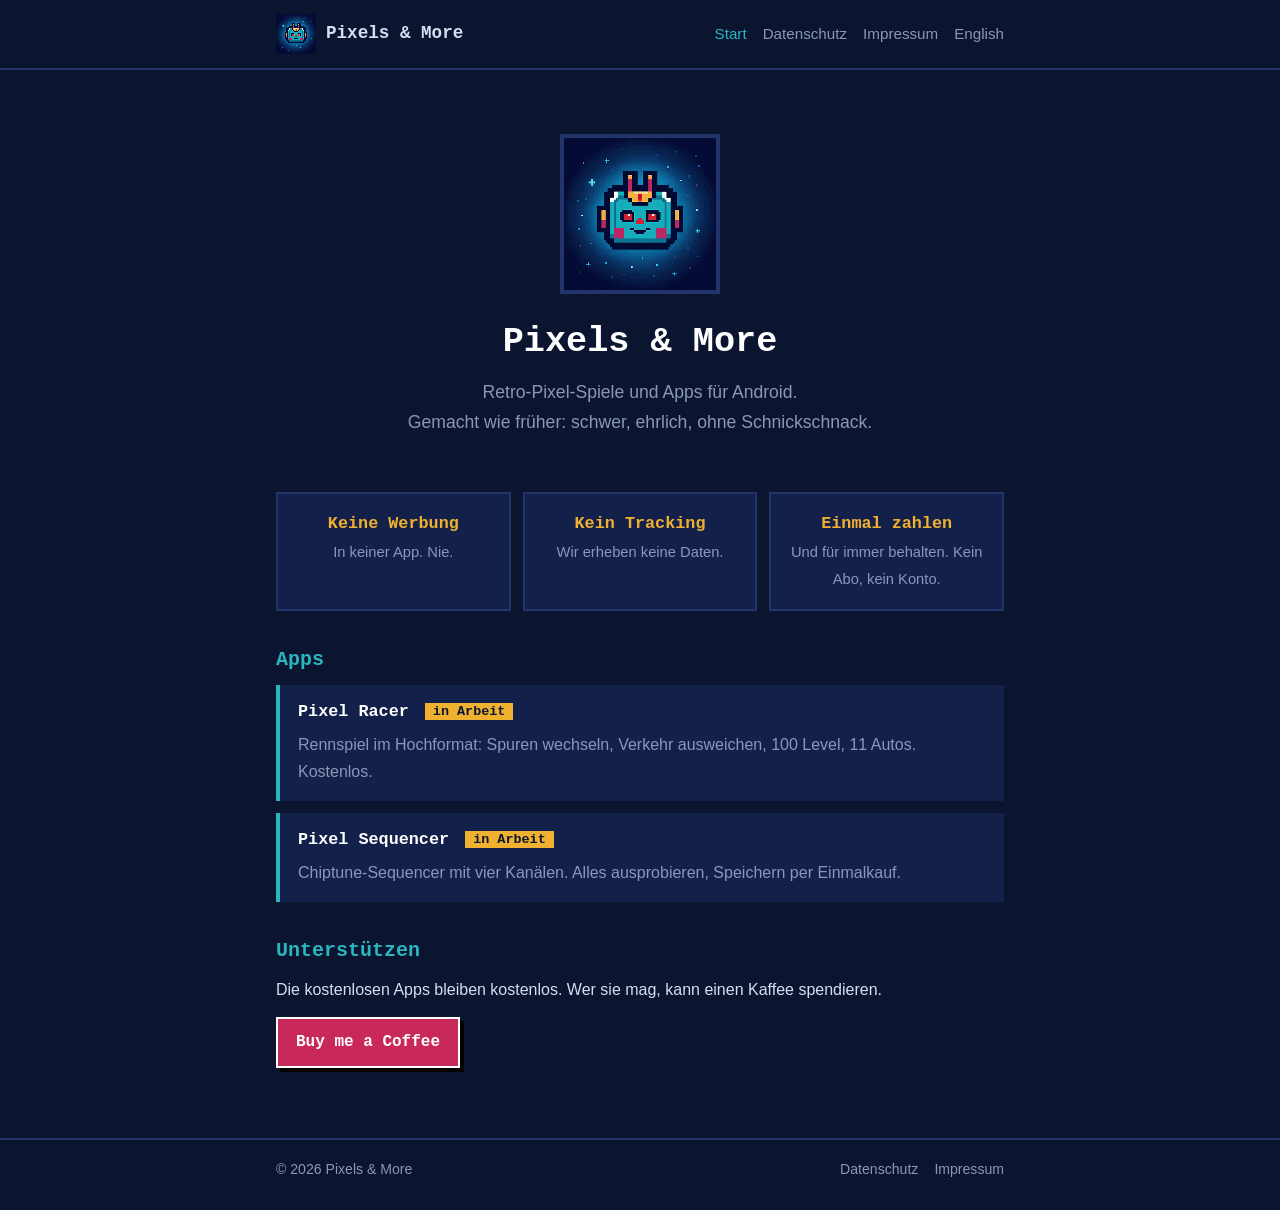
<file: index.html>
<!DOCTYPE html>
<html lang="de">
<head>
  <meta charset="UTF-8">
  <meta name="viewport" content="width=device-width, initial-scale=1.0">
  <title>Pixels &amp; More</title>
  <meta name="description" content="Retro-Pixel-Spiele und Apps für Android. Keine Werbung, kein Tracking, einmal zahlen, für immer behalten.">
  <link rel="icon" href="logo.png">
  <link rel="stylesheet" href="style.css">
  <link rel="alternate" hreflang="en" href="https://pixelsandmore.de/en/">
</head>
<body>
  <header>
    <div class="wrap">
      <a class="brand" href="./"><img src="logo.png" alt="">Pixels &amp; More</a>
      <nav>
        <a href="./" aria-current="page">Start</a>
        <a href="datenschutz.html">Datenschutz</a>
        <a href="impressum.html">Impressum</a>
        <a href="en/" lang="en">English</a>
      </nav>
    </div>
  </header>

  <main>
    <div class="wrap">
      <section class="hero">
        <img src="logo.png" alt="Pixels &amp; More Logo">
        <h1>Pixels &amp; More</h1>
        <p class="claim">Retro-Pixel-Spiele und Apps für Android.<br>Gemacht wie früher: schwer, ehrlich, ohne Schnickschnack.</p>
      </section>

      <section class="promises" aria-label="Unser Versprechen">
        <div class="promise"><strong>Keine Werbung</strong><span>In keiner App. Nie.</span></div>
        <div class="promise"><strong>Kein Tracking</strong><span>Wir erheben keine Daten.</span></div>
        <div class="promise"><strong>Einmal zahlen</strong><span>Und für immer behalten. Kein Abo, kein Konto.</span></div>
      </section>

      <h2>Apps</h2>
      <div class="app">
        <h3>Pixel Racer <span class="status">in Arbeit</span></h3>
        <p>Rennspiel im Hochformat: Spuren wechseln, Verkehr ausweichen, 100 Level, 11 Autos. Kostenlos.</p>
      </div>
      <div class="app">
        <h3>Pixel Sequencer <span class="status">in Arbeit</span></h3>
        <p>Chiptune-Sequencer mit vier Kanälen. Alles ausprobieren, Speichern per Einmalkauf.</p>
      </div>

      <h2>Unterstützen</h2>
      <p>Die kostenlosen Apps bleiben kostenlos. Wer sie mag, kann einen Kaffee spendieren.</p>
      <p><a class="button" href="https://buymeacoffee.com/pixelsandmore" target="_blank" rel="noopener">Buy me a Coffee</a></p>
    </div>
  </main>

  <footer>
    <div class="wrap">
      <span>&copy; 2026 Pixels &amp; More</span>
      <nav>
        <a href="datenschutz.html">Datenschutz</a>
        <a href="impressum.html">Impressum</a>
      </nav>
    </div>
  </footer>
</body>
</html>
</file>
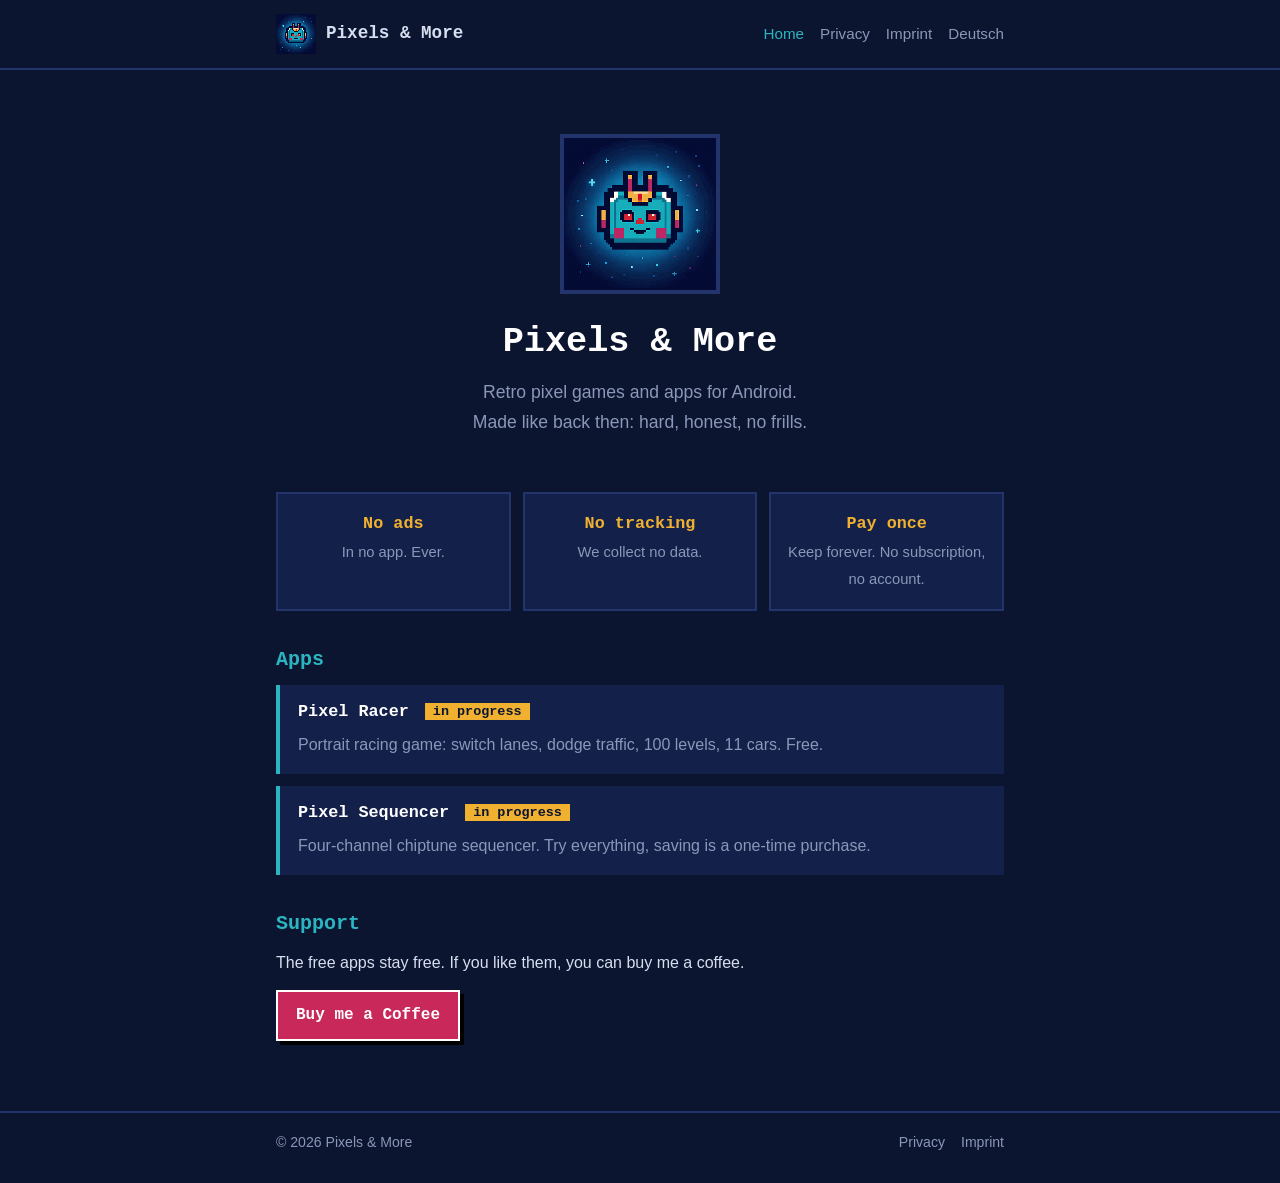
<file: en/index.html>
<!DOCTYPE html>
<html lang="en">
<head>
  <meta charset="UTF-8">
  <meta name="viewport" content="width=device-width, initial-scale=1.0">
  <title>Pixels &amp; More</title>
  <meta name="description" content="Retro pixel games and apps for Android. No ads, no tracking, pay once, keep forever.">
  <link rel="icon" href="../logo.png">
  <link rel="stylesheet" href="../style.css">
  <link rel="alternate" hreflang="de" href="https://pixelsandmore.de/">
</head>
<body>
  <header>
    <div class="wrap">
      <a class="brand" href="./"><img src="../logo.png" alt="">Pixels &amp; More</a>
      <nav>
        <a href="./" aria-current="page">Home</a>
        <a href="privacy.html">Privacy</a>
        <a href="imprint.html">Imprint</a>
        <a href="../" lang="de">Deutsch</a>
      </nav>
    </div>
  </header>

  <main>
    <div class="wrap">
      <section class="hero">
        <img src="../logo.png" alt="Pixels &amp; More logo">
        <h1>Pixels &amp; More</h1>
        <p class="claim">Retro pixel games and apps for Android.<br>Made like back then: hard, honest, no frills.</p>
      </section>

      <section class="promises" aria-label="Our promise">
        <div class="promise"><strong>No ads</strong><span>In no app. Ever.</span></div>
        <div class="promise"><strong>No tracking</strong><span>We collect no data.</span></div>
        <div class="promise"><strong>Pay once</strong><span>Keep forever. No subscription, no account.</span></div>
      </section>

      <h2>Apps</h2>
      <div class="app">
        <h3>Pixel Racer <span class="status">in progress</span></h3>
        <p>Portrait racing game: switch lanes, dodge traffic, 100 levels, 11 cars. Free.</p>
      </div>
      <div class="app">
        <h3>Pixel Sequencer <span class="status">in progress</span></h3>
        <p>Four-channel chiptune sequencer. Try everything, saving is a one-time purchase.</p>
      </div>

      <h2>Support</h2>
      <p>The free apps stay free. If you like them, you can buy me a coffee.</p>
      <p><a class="button" href="https://buymeacoffee.com/pixelsandmore" target="_blank" rel="noopener">Buy me a Coffee</a></p>
    </div>
  </main>

  <footer>
    <div class="wrap">
      <span>&copy; 2026 Pixels &amp; More</span>
      <nav>
        <a href="privacy.html">Privacy</a>
        <a href="imprint.html">Imprint</a>
      </nav>
    </div>
  </footer>
</body>
</html>
</file>
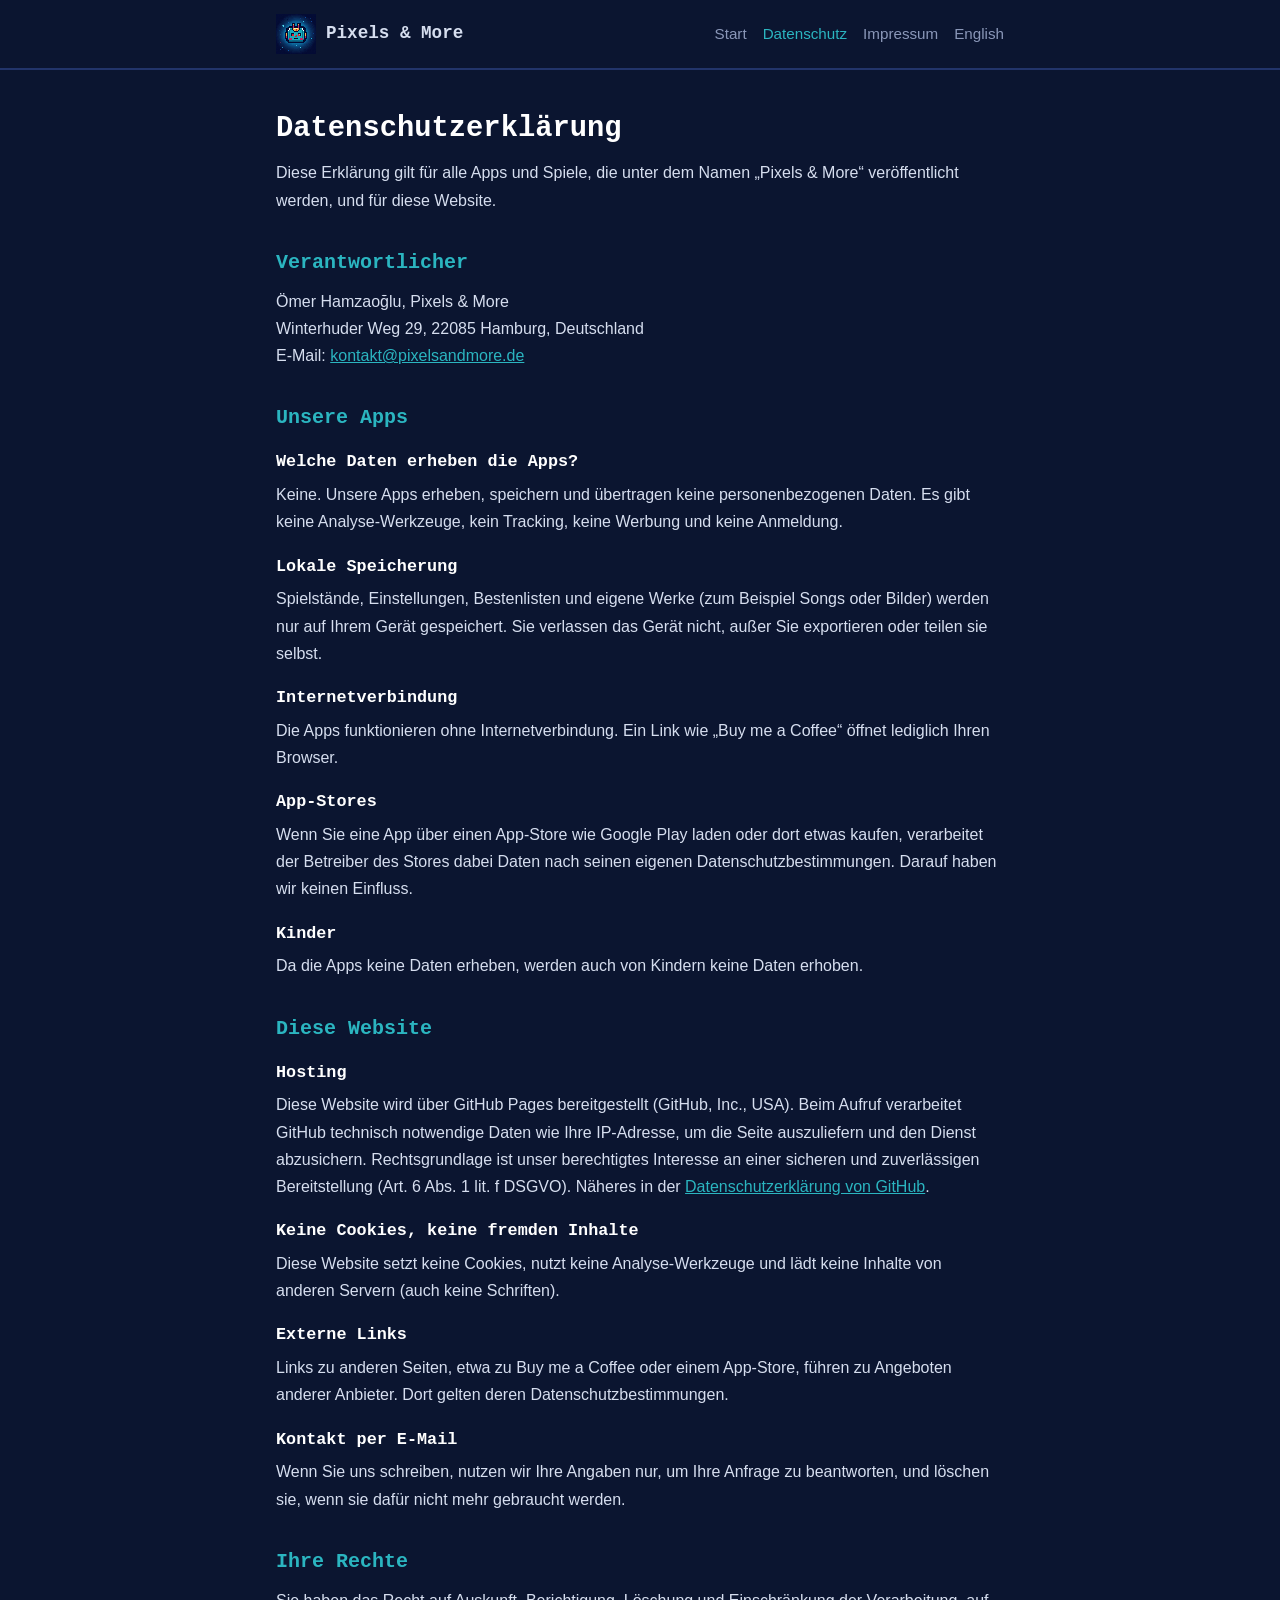
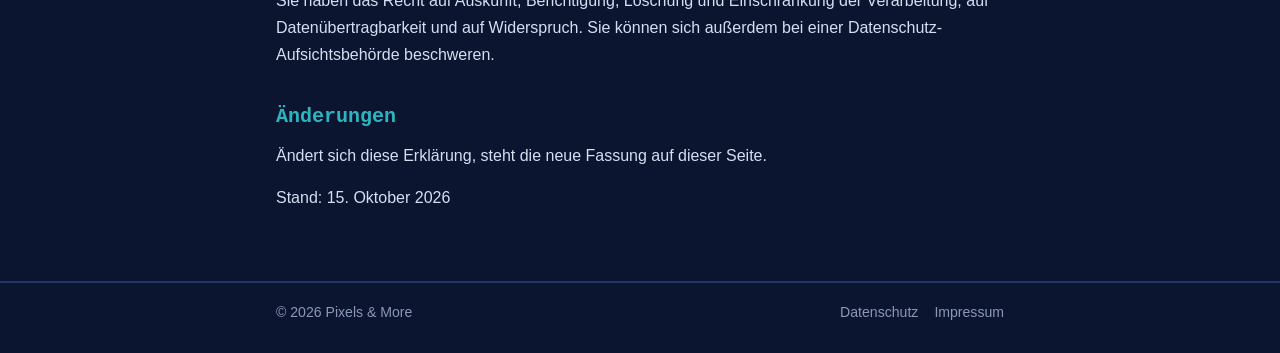
<file: datenschutz.html>
<!DOCTYPE html>
<html lang="de">
<head>
  <meta charset="UTF-8">
  <meta name="viewport" content="width=device-width, initial-scale=1.0">
  <title>Datenschutz – Pixels &amp; More</title>
  <link rel="icon" href="logo.png">
  <link rel="stylesheet" href="style.css">
  <link rel="alternate" hreflang="en" href="https://pixelsandmore.de/en/privacy.html">
</head>
<body>
  <header>
    <div class="wrap">
      <a class="brand" href="./"><img src="logo.png" alt="">Pixels &amp; More</a>
      <nav>
        <a href="./">Start</a>
        <a href="datenschutz.html" aria-current="page">Datenschutz</a>
        <a href="impressum.html">Impressum</a>
        <a href="en/privacy.html" lang="en">English</a>
      </nav>
    </div>
  </header>

  <main class="legal">
    <div class="wrap">
      <h1>Datenschutzerklärung</h1>
      <p>Diese Erklärung gilt für alle Apps und Spiele, die unter dem Namen „Pixels &amp; More“
      veröffentlicht werden, und für diese Website.</p>

      <h2>Verantwortlicher</h2>
      <p>Ömer Hamzaoğlu, Pixels &amp; More<br>
      Winterhuder Weg 29, 22085 Hamburg, Deutschland<br>
      E-Mail: <a href="mailto:kontakt@pixelsandmore.de">kontakt@pixelsandmore.de</a></p>

      <h2>Unsere Apps</h2>
      <h3>Welche Daten erheben die Apps?</h3>
      <p>Keine. Unsere Apps erheben, speichern und übertragen keine personenbezogenen Daten.
      Es gibt keine Analyse-Werkzeuge, kein Tracking, keine Werbung und keine Anmeldung.</p>

      <h3>Lokale Speicherung</h3>
      <p>Spielstände, Einstellungen, Bestenlisten und eigene Werke (zum Beispiel Songs oder Bilder)
      werden nur auf Ihrem Gerät gespeichert. Sie verlassen das Gerät nicht, außer Sie exportieren
      oder teilen sie selbst.</p>

      <h3>Internetverbindung</h3>
      <p>Die Apps funktionieren ohne Internetverbindung. Ein Link wie „Buy me a Coffee“ öffnet
      lediglich Ihren Browser.</p>

      <h3>App-Stores</h3>
      <p>Wenn Sie eine App über einen App-Store wie Google Play laden oder dort etwas kaufen,
      verarbeitet der Betreiber des Stores dabei Daten nach seinen eigenen Datenschutzbestimmungen.
      Darauf haben wir keinen Einfluss.</p>

      <h3>Kinder</h3>
      <p>Da die Apps keine Daten erheben, werden auch von Kindern keine Daten erhoben.</p>

      <h2>Diese Website</h2>
      <h3>Hosting</h3>
      <p>Diese Website wird über GitHub Pages bereitgestellt (GitHub, Inc., USA). Beim Aufruf
      verarbeitet GitHub technisch notwendige Daten wie Ihre IP-Adresse, um die Seite auszuliefern
      und den Dienst abzusichern. Rechtsgrundlage ist unser berechtigtes Interesse an einer sicheren
      und zuverlässigen Bereitstellung (Art. 6 Abs. 1 lit. f DSGVO). Näheres in der
      <a href="https://docs.github.com/de/site-policy/privacy-policies/github-general-privacy-statement">Datenschutzerklärung von GitHub</a>.</p>

      <h3>Keine Cookies, keine fremden Inhalte</h3>
      <p>Diese Website setzt keine Cookies, nutzt keine Analyse-Werkzeuge und lädt keine Inhalte
      von anderen Servern (auch keine Schriften).</p>

      <h3>Externe Links</h3>
      <p>Links zu anderen Seiten, etwa zu Buy me a Coffee oder einem App-Store, führen zu Angeboten
      anderer Anbieter. Dort gelten deren Datenschutzbestimmungen.</p>

      <h3>Kontakt per E-Mail</h3>
      <p>Wenn Sie uns schreiben, nutzen wir Ihre Angaben nur, um Ihre Anfrage zu beantworten, und
      löschen sie, wenn sie dafür nicht mehr gebraucht werden.</p>

      <h2>Ihre Rechte</h2>
      <p>Sie haben das Recht auf Auskunft, Berichtigung, Löschung und Einschränkung der Verarbeitung,
      auf Datenübertragbarkeit und auf Widerspruch. Sie können sich außerdem bei einer
      Datenschutz-Aufsichtsbehörde beschweren.</p>

      <h2>Änderungen</h2>
      <p>Ändert sich diese Erklärung, steht die neue Fassung auf dieser Seite.</p>
      <p>Stand: 15. Oktober 2026</p>
    </div>
  </main>

  <footer>
    <div class="wrap">
      <span>&copy; 2026 Pixels &amp; More</span>
      <nav>
        <a href="datenschutz.html">Datenschutz</a>
        <a href="impressum.html">Impressum</a>
      </nav>
    </div>
  </footer>
</body>
</html>
</file>
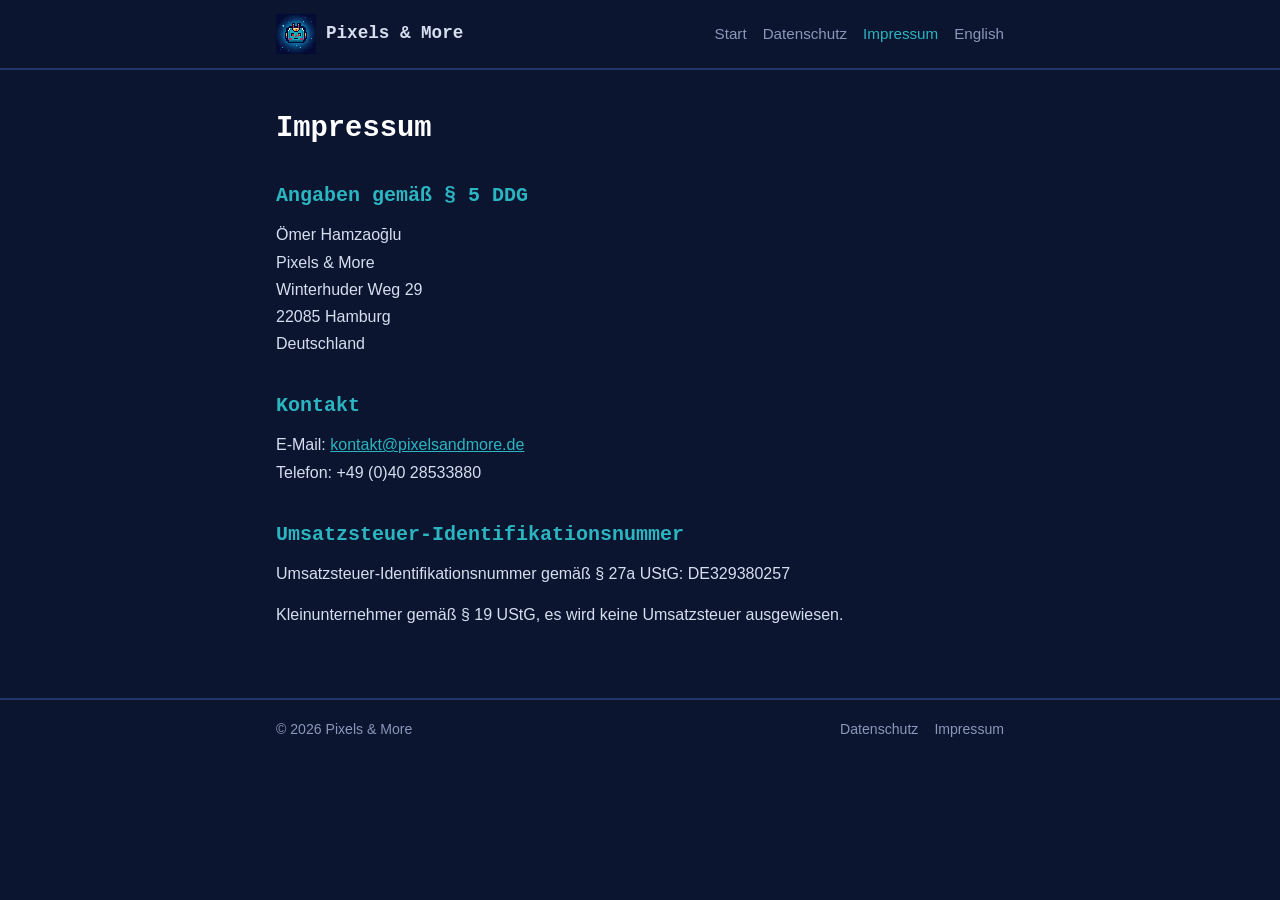
<file: impressum.html>
<!DOCTYPE html>
<html lang="de">
<head>
  <meta charset="UTF-8">
  <meta name="viewport" content="width=device-width, initial-scale=1.0">
  <title>Impressum – Pixels &amp; More</title>
  <link rel="icon" href="logo.png">
  <link rel="stylesheet" href="style.css">
  <link rel="alternate" hreflang="en" href="https://pixelsandmore.de/en/imprint.html">
</head>
<body>
  <header>
    <div class="wrap">
      <a class="brand" href="./"><img src="logo.png" alt="">Pixels &amp; More</a>
      <nav>
        <a href="./">Start</a>
        <a href="datenschutz.html">Datenschutz</a>
        <a href="impressum.html" aria-current="page">Impressum</a>
        <a href="en/imprint.html" lang="en">English</a>
      </nav>
    </div>
  </header>

  <main class="legal">
    <div class="wrap">
      <h1>Impressum</h1>

      <!-- Bewusst die Büroanschrift, nicht die Anschrift beim Finanzamt: Post kommt dort an
           (ladungsfähig), und die Privatanschrift bleibt aus dem öffentlichen Impressum. -->
      <h2>Angaben gemäß § 5 DDG</h2>
      <p>Ömer Hamzaoğlu<br>
      Pixels &amp; More<br>
      Winterhuder Weg 29<br>
      22085 Hamburg<br>
      Deutschland</p>

      <h2>Kontakt</h2>
      <p>E-Mail: <a href="mailto:kontakt@pixelsandmore.de">kontakt@pixelsandmore.de</a><br>
      Telefon: +49 (0)40 28533880</p>

      <!-- Pflichtangabe nach § 5 Abs. 1 Nr. 6 DDG: USt-IdNr. oder W-IdNr., soweit vorhanden.
           Laut BZSt-Mitteilung vom 20.06.2026 ist DE329380257 zugleich USt-IdNr. (§ 27a UStG) und
           W-IdNr. (§ 139c AO). Angegeben wird sie als USt-IdNr., die üblichere Form; das
           Unterscheidungsmerkmal -00001 gehört nur zur W-IdNr. und ist hier nicht nötig. -->
      <h2>Umsatzsteuer-Identifikationsnummer</h2>
      <p>Umsatzsteuer-Identifikationsnummer gemäß § 27a UStG: DE329380257</p>
      <p>Kleinunternehmer gemäß § 19 UStG, es wird keine Umsatzsteuer ausgewiesen.</p>
    </div>
  </main>

  <footer>
    <div class="wrap">
      <span>&copy; 2026 Pixels &amp; More</span>
      <nav>
        <a href="datenschutz.html">Datenschutz</a>
        <a href="impressum.html">Impressum</a>
      </nav>
    </div>
  </footer>
</body>
</html>
</file>
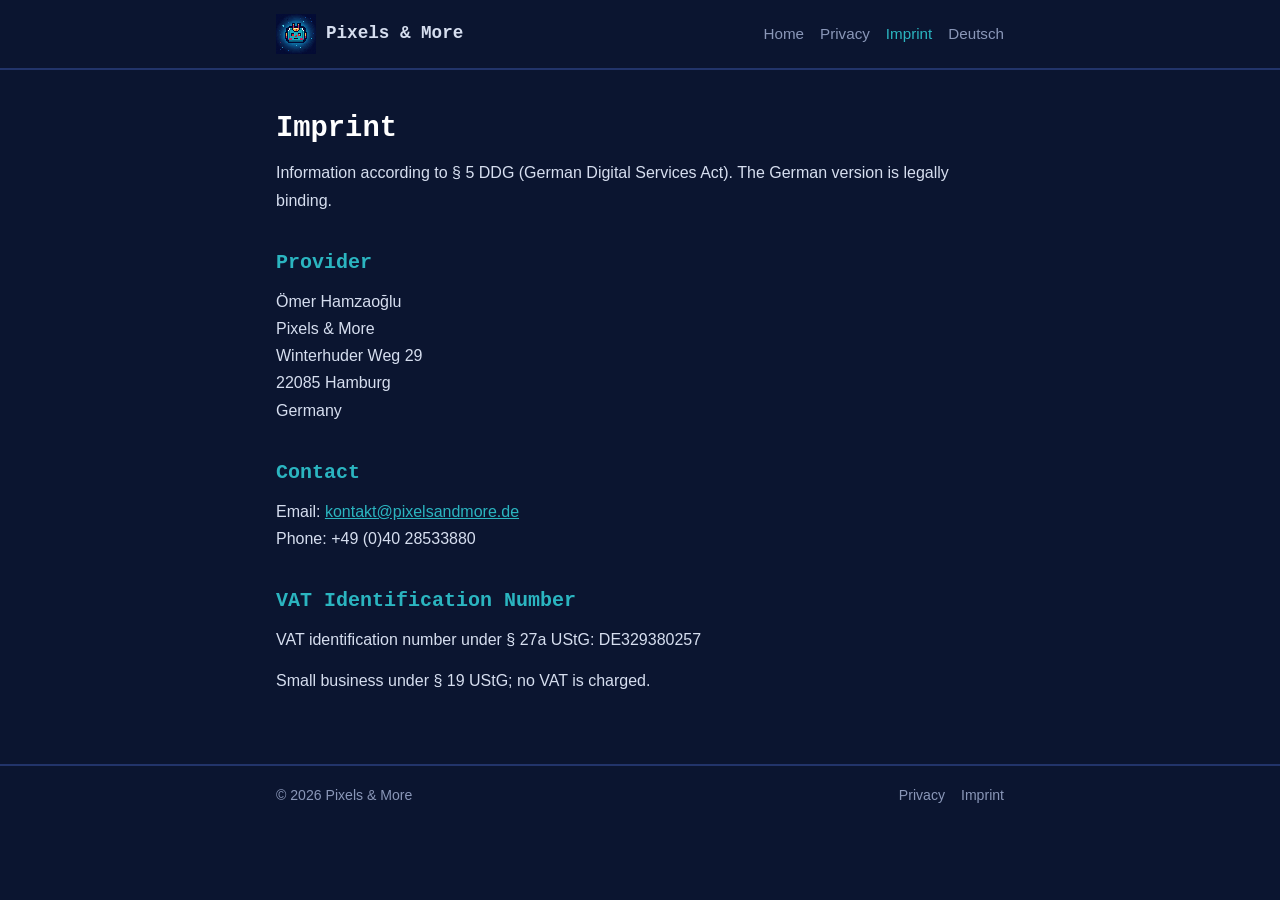
<file: en/imprint.html>
<!DOCTYPE html>
<html lang="en">
<head>
  <meta charset="UTF-8">
  <meta name="viewport" content="width=device-width, initial-scale=1.0">
  <title>Imprint – Pixels &amp; More</title>
  <link rel="icon" href="../logo.png">
  <link rel="stylesheet" href="../style.css">
  <link rel="alternate" hreflang="de" href="https://pixelsandmore.de/impressum.html">
</head>
<body>
  <header>
    <div class="wrap">
      <a class="brand" href="./"><img src="../logo.png" alt="">Pixels &amp; More</a>
      <nav>
        <a href="./">Home</a>
        <a href="privacy.html">Privacy</a>
        <a href="imprint.html" aria-current="page">Imprint</a>
        <a href="../impressum.html" lang="de">Deutsch</a>
      </nav>
    </div>
  </header>

  <main class="legal">
    <div class="wrap">
      <h1>Imprint</h1>
      <p>Information according to § 5 DDG (German Digital Services Act). The German version is
      legally binding.</p>

      <h2>Provider</h2>
      <p>Ömer Hamzaoğlu<br>
      Pixels &amp; More<br>
      Winterhuder Weg 29<br>
      22085 Hamburg<br>
      Germany</p>

      <h2>Contact</h2>
      <p>Email: <a href="mailto:kontakt@pixelsandmore.de">kontakt@pixelsandmore.de</a><br>
      Phone: +49 (0)40 28533880</p>

      <h2>VAT Identification Number</h2>
      <p>VAT identification number under § 27a UStG: DE329380257</p>
      <p>Small business under § 19 UStG; no VAT is charged.</p>
    </div>
  </main>

  <footer>
    <div class="wrap">
      <span>&copy; 2026 Pixels &amp; More</span>
      <nav>
        <a href="privacy.html">Privacy</a>
        <a href="imprint.html">Imprint</a>
      </nav>
    </div>
  </footer>
</body>
</html>
</file>
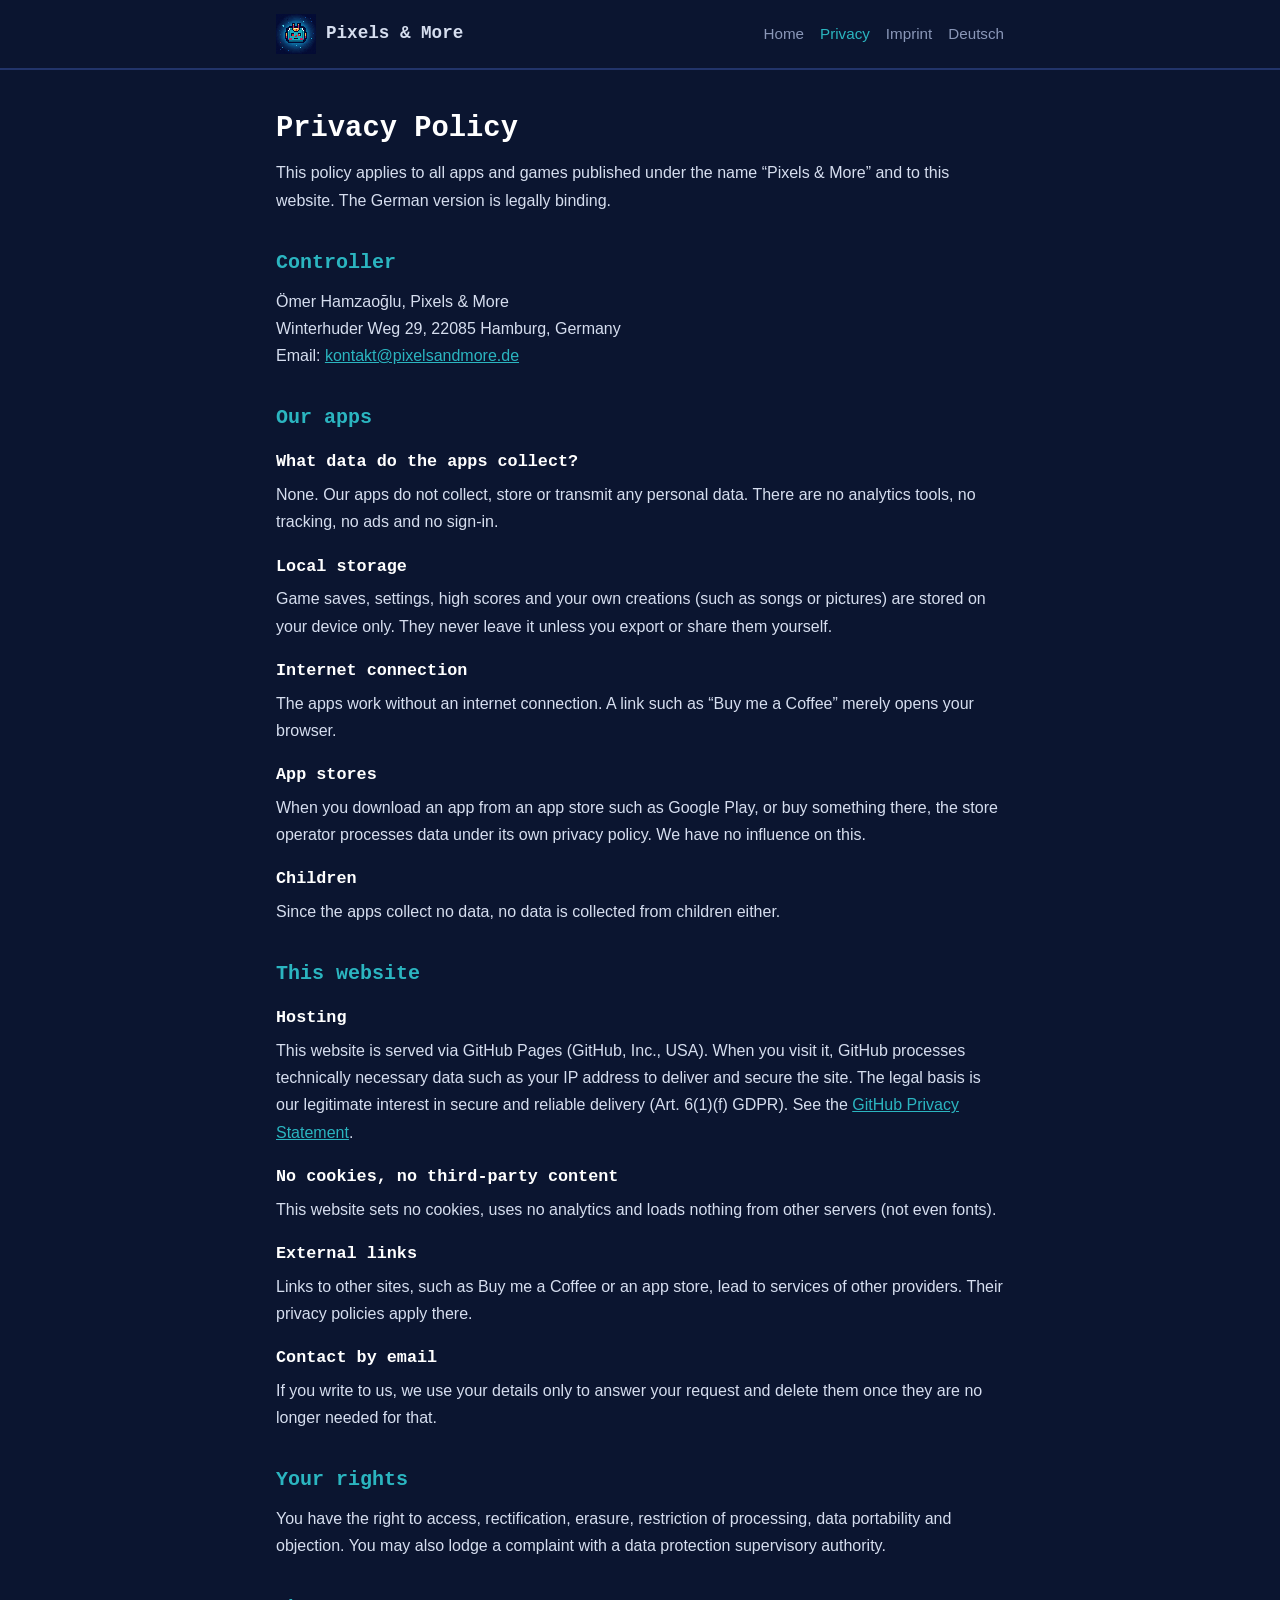
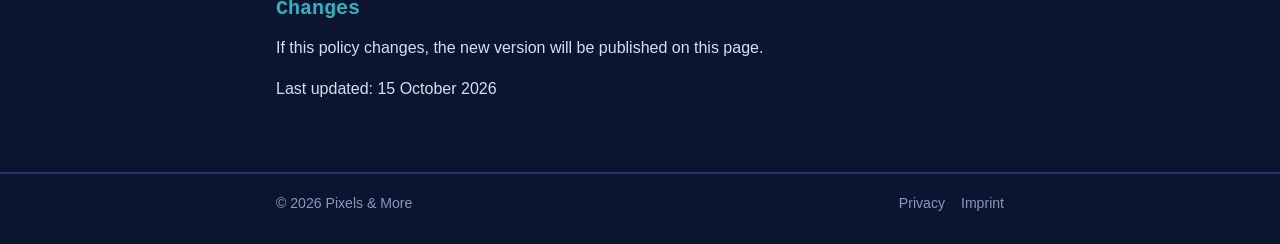
<file: en/privacy.html>
<!DOCTYPE html>
<html lang="en">
<head>
  <meta charset="UTF-8">
  <meta name="viewport" content="width=device-width, initial-scale=1.0">
  <title>Privacy – Pixels &amp; More</title>
  <link rel="icon" href="../logo.png">
  <link rel="stylesheet" href="../style.css">
  <link rel="alternate" hreflang="de" href="https://pixelsandmore.de/datenschutz.html">
</head>
<body>
  <header>
    <div class="wrap">
      <a class="brand" href="./"><img src="../logo.png" alt="">Pixels &amp; More</a>
      <nav>
        <a href="./">Home</a>
        <a href="privacy.html" aria-current="page">Privacy</a>
        <a href="imprint.html">Imprint</a>
        <a href="../datenschutz.html" lang="de">Deutsch</a>
      </nav>
    </div>
  </header>

  <main class="legal">
    <div class="wrap">
      <h1>Privacy Policy</h1>
      <p>This policy applies to all apps and games published under the name “Pixels &amp; More”
      and to this website. The German version is legally binding.</p>

      <h2>Controller</h2>
      <p>Ömer Hamzaoğlu, Pixels &amp; More<br>
      Winterhuder Weg 29, 22085 Hamburg, Germany<br>
      Email: <a href="mailto:kontakt@pixelsandmore.de">kontakt@pixelsandmore.de</a></p>

      <h2>Our apps</h2>
      <h3>What data do the apps collect?</h3>
      <p>None. Our apps do not collect, store or transmit any personal data. There are no analytics
      tools, no tracking, no ads and no sign-in.</p>

      <h3>Local storage</h3>
      <p>Game saves, settings, high scores and your own creations (such as songs or pictures) are
      stored on your device only. They never leave it unless you export or share them yourself.</p>

      <h3>Internet connection</h3>
      <p>The apps work without an internet connection. A link such as “Buy me a Coffee” merely opens
      your browser.</p>

      <h3>App stores</h3>
      <p>When you download an app from an app store such as Google Play, or buy something there, the
      store operator processes data under its own privacy policy. We have no influence on this.</p>

      <h3>Children</h3>
      <p>Since the apps collect no data, no data is collected from children either.</p>

      <h2>This website</h2>
      <h3>Hosting</h3>
      <p>This website is served via GitHub Pages (GitHub, Inc., USA). When you visit it, GitHub
      processes technically necessary data such as your IP address to deliver and secure the site.
      The legal basis is our legitimate interest in secure and reliable delivery (Art. 6(1)(f) GDPR).
      See the <a href="https://docs.github.com/en/site-policy/privacy-policies/github-general-privacy-statement">GitHub Privacy Statement</a>.</p>

      <h3>No cookies, no third-party content</h3>
      <p>This website sets no cookies, uses no analytics and loads nothing from other servers
      (not even fonts).</p>

      <h3>External links</h3>
      <p>Links to other sites, such as Buy me a Coffee or an app store, lead to services of other
      providers. Their privacy policies apply there.</p>

      <h3>Contact by email</h3>
      <p>If you write to us, we use your details only to answer your request and delete them once
      they are no longer needed for that.</p>

      <h2>Your rights</h2>
      <p>You have the right to access, rectification, erasure, restriction of processing, data
      portability and objection. You may also lodge a complaint with a data protection supervisory
      authority.</p>

      <h2>Changes</h2>
      <p>If this policy changes, the new version will be published on this page.</p>
      <p>Last updated: 15 October 2026</p>
    </div>
  </main>

  <footer>
    <div class="wrap">
      <span>&copy; 2026 Pixels &amp; More</span>
      <nav>
        <a href="privacy.html">Privacy</a>
        <a href="imprint.html">Imprint</a>
      </nav>
    </div>
  </footer>
</body>
</html>
</file>
<file: style.css>
/* Pixels & More – gemeinsames Stylesheet. Farben aus dem Logo. Keine externen Ressourcen. */
:root {
  --bg: #0b1530;
  --bg-card: #13214a;
  --text: #d6deef;
  --muted: #8a97b8;
  --teal: #2bb5c0;
  --magenta: #c8285a;
  --gold: #f0b030;
  --border: #22346a;
  --mono: ui-monospace, "SFMono-Regular", Menlo, Consolas, "Liberation Mono", monospace;
  --sans: -apple-system, BlinkMacSystemFont, "Segoe UI", Roboto, sans-serif;
}

* { margin: 0; padding: 0; box-sizing: border-box; }

body {
  background: var(--bg);
  color: var(--text);
  font-family: var(--sans);
  line-height: 1.7;
}

a { color: var(--teal); }
a:hover { color: var(--gold); }

.wrap { max-width: 760px; margin: 0 auto; padding: 0 16px; }

/* Kopf */
header { border-bottom: 2px solid var(--border); }
header .wrap {
  display: flex; align-items: center; justify-content: space-between;
  gap: 12px; padding-top: 14px; padding-bottom: 14px; flex-wrap: wrap;
}
.brand {
  display: flex; align-items: center; gap: 10px;
  color: var(--text); text-decoration: none;
  font-family: var(--mono); font-weight: bold; font-size: 1.1em;
}
.brand img { width: 40px; height: 40px; image-rendering: pixelated; }
nav { display: flex; gap: 16px; flex-wrap: wrap; font-size: 0.95em; }
nav a { color: var(--muted); text-decoration: none; }
nav a:hover, nav a[aria-current="page"] { color: var(--teal); }

main { padding: 40px 0 56px; }

h1, h2, h3 { font-family: var(--mono); color: #fff; line-height: 1.3; }
h1 { font-size: 1.8em; margin-bottom: 12px; }
h2 { font-size: 1.25em; margin: 36px 0 12px; color: var(--teal); }
h3 { font-size: 1.05em; margin: 20px 0 8px; }
p, ul { margin-bottom: 14px; }
ul { padding-left: 22px; }

/* Startseite */
.hero { text-align: center; padding: 24px 0 8px; }
.hero img {
  width: 160px; height: 160px; image-rendering: pixelated;
  border: 4px solid var(--border);
}
.hero h1 { margin-top: 18px; font-size: 2.2em; }
.claim { color: var(--muted); font-size: 1.1em; }

.promises {
  display: grid; grid-template-columns: repeat(auto-fit, minmax(200px, 1fr));
  gap: 12px; margin: 32px 0;
}
.promise {
  background: var(--bg-card); border: 2px solid var(--border);
  padding: 16px; text-align: center;
}
.promise strong { display: block; font-family: var(--mono); color: var(--gold); font-size: 1.05em; }
.promise span { color: var(--muted); font-size: 0.92em; }

.app {
  background: var(--bg-card); border-left: 4px solid var(--teal);
  padding: 16px 18px; margin-bottom: 12px;
}
.app h3 { margin-top: 0; }
.status {
  display: inline-block; font-family: var(--mono); font-size: 0.8em;
  color: var(--bg); background: var(--gold); padding: 0 8px; margin-left: 6px;
  vertical-align: middle;
}
.app p { margin-bottom: 0; color: var(--muted); }

.button {
  display: inline-block; font-family: var(--mono); font-weight: bold;
  background: var(--magenta); color: #fff; text-decoration: none;
  padding: 10px 18px; border: 2px solid #fff; box-shadow: 4px 4px 0 #000;
}
.button:hover { color: #fff; background: #a91f4b; }

/* Rechtstexte */
.legal p, .legal li { color: var(--text); }
.placeholder { background: var(--magenta); color: #fff; padding: 0 4px; }

/* Fuß */
footer { border-top: 2px solid var(--border); color: var(--muted); font-size: 0.88em; }
footer .wrap {
  display: flex; justify-content: space-between; gap: 12px; flex-wrap: wrap;
  padding-top: 18px; padding-bottom: 28px;
}
footer nav { font-size: 1em; }
</file>
